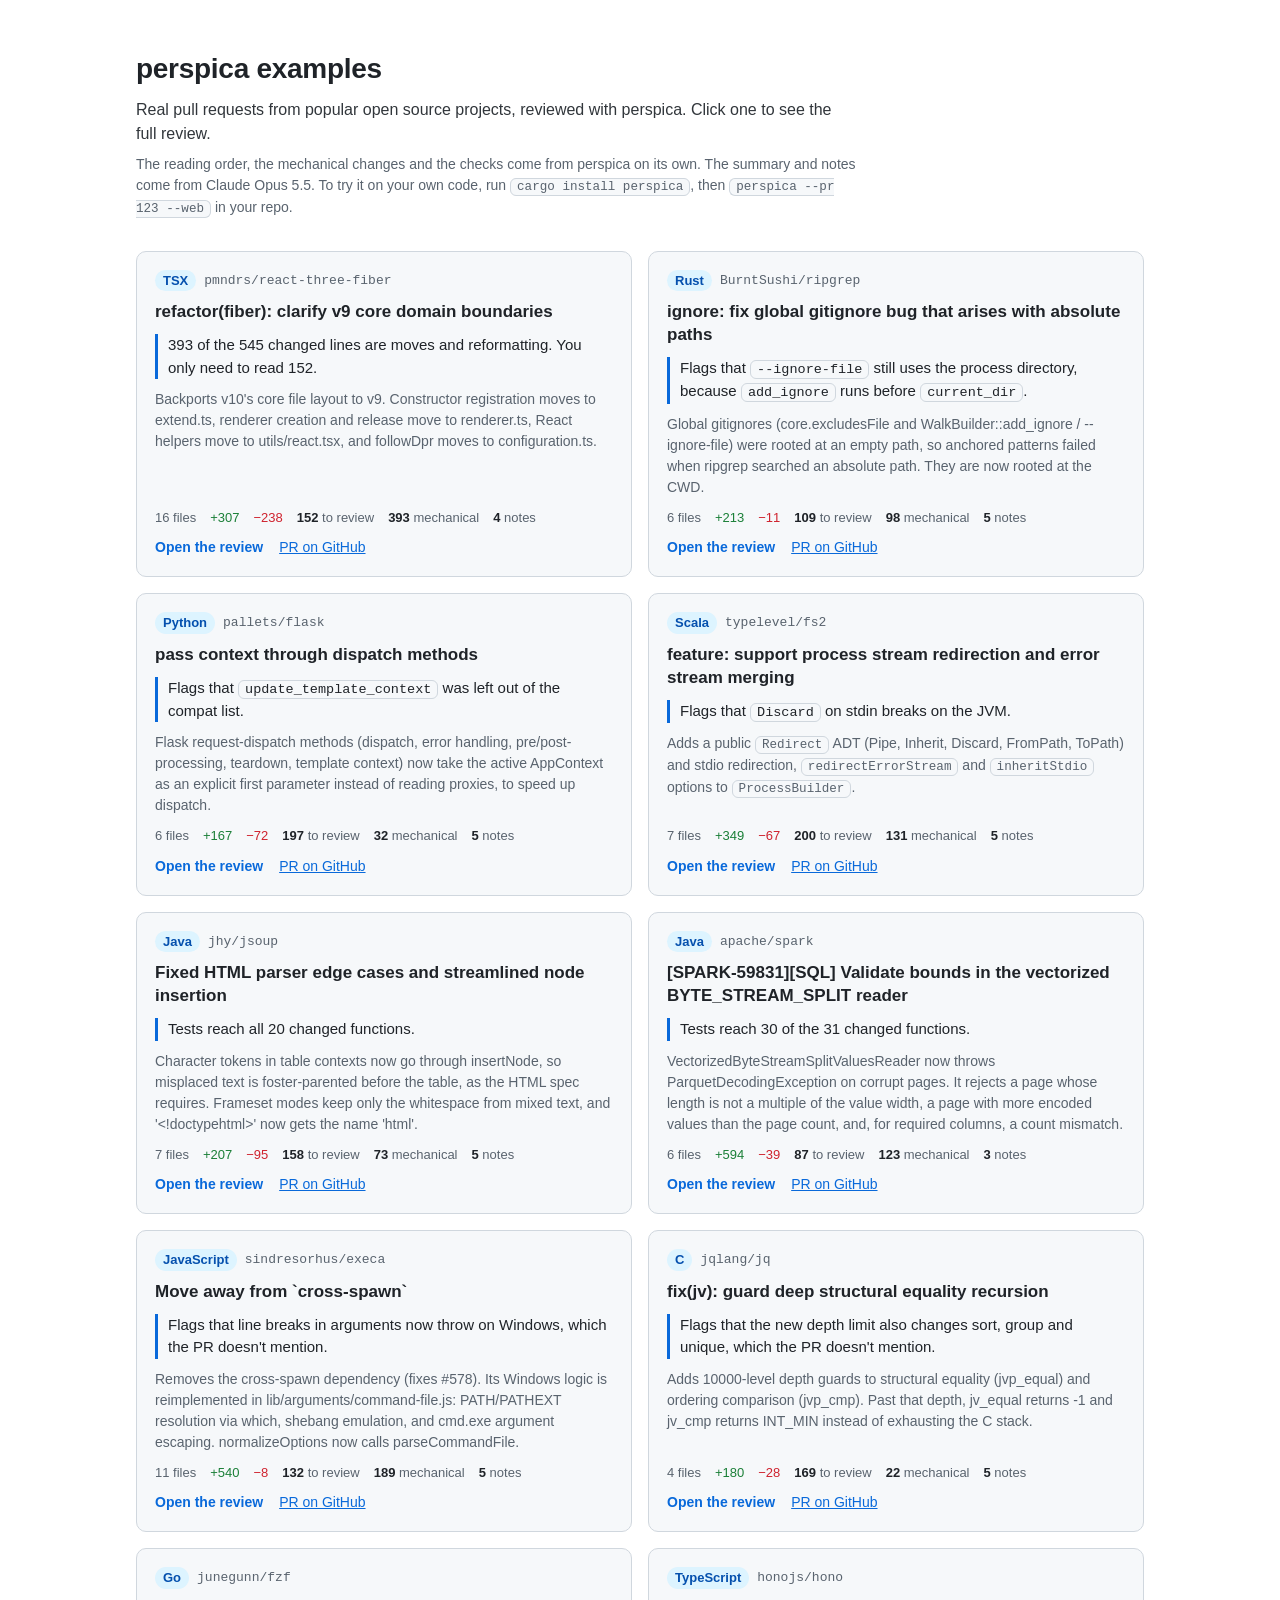
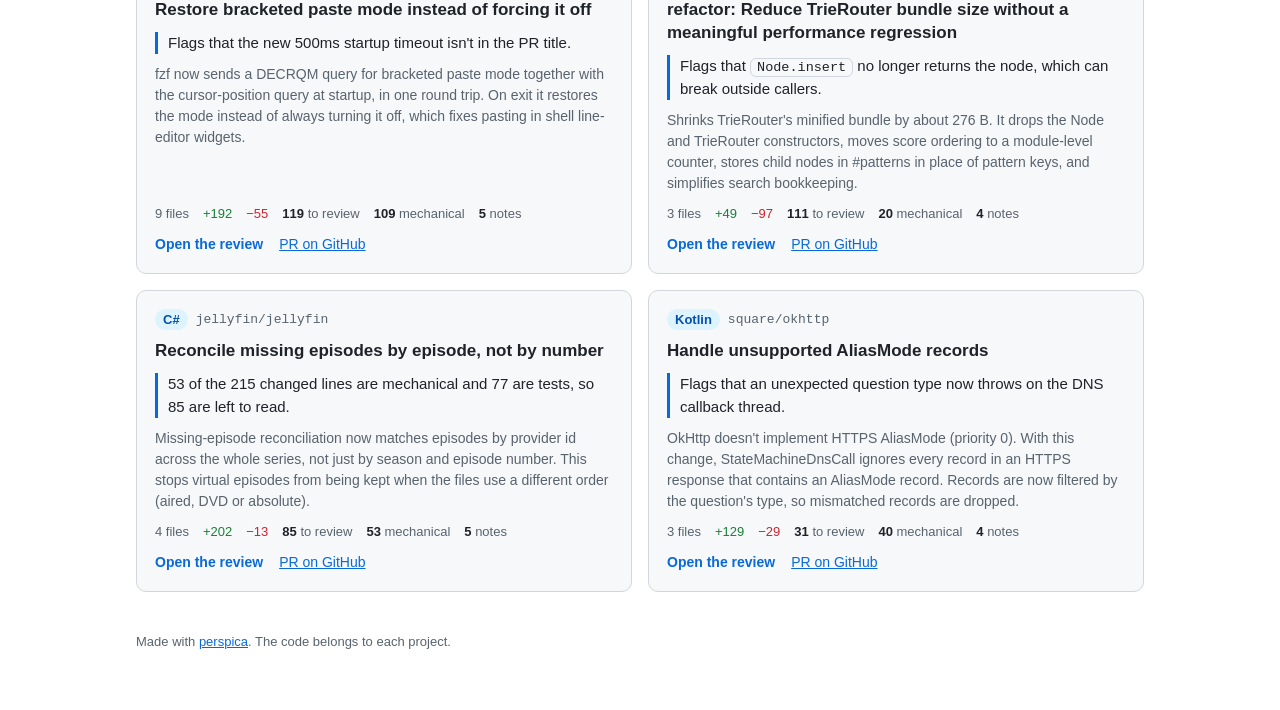
<file: index.html>
<!DOCTYPE html>
<html lang="en">
<head>
<meta charset="UTF-8">
<meta name="viewport" content="width=device-width, initial-scale=1.0">
<title>perspica examples</title>
<meta name="description" content="Real pull requests from popular open source projects, reviewed with perspica.">
<link rel="icon" href="data:image/svg+xml,%3Csvg xmlns='http://www.w3.org/2000/svg' viewBox='0 0 32 32'%3E%3Cg fill='none' stroke-linecap='round' transform='translate(1.4 -1)'%3E%3Cpath stroke='%2357606a' stroke-width='2.8' d='M7.6 13.8V28.4'/%3E%3Ccircle stroke='%2357606a' stroke-width='2.8' cx='15.2' cy='13.8' r='7.6'/%3E%3Cpath stroke='%2358a6ff' stroke-width='3' d='M11.3 13.8h7.8'/%3E%3C/g%3E%3C/svg%3E">
<style>
:root {
    color-scheme: light;
    --bg-0: #ffffff; --bg-1: #f6f8fa; --border: #d0d7de;
    --text-0: #1f2328; --text-1: #31363b; --text-2: #59636e;
    --accent: #0969da; --add: #1a7f37; --del: #cf222e; --chip: #ddf4ff; --chip-fg: #0550ae;
    --font: -apple-system, BlinkMacSystemFont, "Segoe UI", "Noto Sans", Helvetica, Arial, sans-serif;
    --mono: ui-monospace, SFMono-Regular, "SF Mono", Menlo, Consolas, monospace;
}
@media (prefers-color-scheme: dark) {
    :root {
        color-scheme: dark;
        --bg-0: #0d1117; --bg-1: #161b22; --border: #30363d;
        --text-0: #e6edf3; --text-1: #c9d1d9; --text-2: #8b949e;
        --accent: #58a6ff; --add: #56d364; --del: #f85149; --chip: #1f6feb26; --chip-fg: #79c0ff;
    }
}
* { box-sizing: border-box; }
body { margin: 0; background: var(--bg-0); color: var(--text-0); font-family: var(--font); line-height: 1.5; }
main { max-width: 1040px; margin: 0 auto; padding: 48px 16px 64px; }
header h1 { font-size: 28px; margin: 0 0 8px; letter-spacing: -0.01em; }
header h1 a { color: inherit; text-decoration: none; }
header p { margin: 0 0 8px; color: var(--text-1); max-width: 720px; }
header .small { color: var(--text-2); font-size: 14px; }
code { font-family: var(--mono); font-size: 0.9em; background: var(--bg-1); border: 1px solid var(--border); padding: 1px 6px; border-radius: 6px; }
a { color: var(--accent); }
.grid { display: grid; grid-template-columns: repeat(auto-fill, minmax(min(100%, 460px), 1fr)); gap: 16px; margin-top: 32px; }
.card { display: flex; flex-direction: column; gap: 10px; padding: 18px; background: var(--bg-1); border: 1px solid var(--border); border-radius: 10px; }
.meta { display: flex; gap: 8px; align-items: center; font-size: 13px; color: var(--text-2); min-width: 0; }
.lang { background: var(--chip); color: var(--chip-fg); font-weight: 600; padding: 1px 8px; border-radius: 999px; flex: none; }
.repo { font-family: var(--mono); overflow: hidden; text-overflow: ellipsis; white-space: nowrap; }
.card h2 { font-size: 17px; margin: 0; line-height: 1.35; }
.card h2 a { color: var(--text-0); text-decoration: none; }
.card h2 a:hover { color: var(--accent); }
.hook { margin: 0; color: var(--text-0); font-size: 15px; font-weight: 500; padding-left: 10px; border-left: 3px solid var(--accent); }
.summary { margin: 0; color: var(--text-2); font-size: 14px; flex: 1; }
.stats { display: flex; flex-wrap: wrap; gap: 4px 14px; font-size: 13px; color: var(--text-2); }
.stats b { color: var(--text-0); font-weight: 600; }
.add { color: var(--add); } .del { color: var(--del); }
.links { display: flex; gap: 16px; font-size: 14px; }
.links .open { font-weight: 600; text-decoration: none; }
.links a:hover { text-decoration: underline; }
footer { margin-top: 40px; color: var(--text-2); font-size: 13px; }
</style>
</head>
<body>
<main>
  <header>
    <h1><a href="https://github.com/sshah03/perspica">perspica</a> examples</h1>
    <p>Real pull requests from popular open source projects, reviewed with perspica. Click one to see the full review.</p>
    <p class="small">The reading order, the mechanical changes and the checks come from perspica on its own. The summary and notes come from Claude Opus 5.5. To try it on your own code, run <code>cargo install perspica</code>, then <code>perspica --pr 123 --web</code> in your repo.</p>
  </header>
  <section class="grid">
      <article class="card">
        <div class="meta"><span class="lang">TSX</span><span class="repo">pmndrs/react-three-fiber</span></div>
        <h2><a href="examples/react-three-fiber-4008.html">refactor(fiber): clarify v9 core domain boundaries</a></h2>
        <p class="hook">393 of the 545 changed lines are moves and reformatting. You only need to read 152.</p>
        <p class="summary">Backports v10&#x27;s core file layout to v9. Constructor registration moves to extend.ts, renderer creation and release move to renderer.ts, React helpers move to utils/react.tsx, and followDpr moves to configuration.ts.</p>
        <div class="stats">
          <span>16 files</span><span class="add">+307</span><span class="del">−238</span>
          <span><b>152</b> to review</span><span><b>393</b> mechanical</span><span><b>4</b> notes</span>
        </div>
        <div class="links"><a class="open" href="examples/react-three-fiber-4008.html">Open the review</a><a class="gh" href="https://github.com/pmndrs/react-three-fiber/pull/4008">PR on GitHub</a></div>
      </article>
      <article class="card">
        <div class="meta"><span class="lang">Rust</span><span class="repo">BurntSushi/ripgrep</span></div>
        <h2><a href="examples/ripgrep-3189.html">ignore: fix global gitignore bug that arises with absolute paths</a></h2>
        <p class="hook">Flags that <code>--ignore-file</code> still uses the process directory, because <code>add_ignore</code> runs before <code>current_dir</code>.</p>
        <p class="summary">Global gitignores (core.excludesFile and WalkBuilder::add_ignore / --ignore-file) were rooted at an empty path, so anchored patterns failed when ripgrep searched an absolute path. They are now rooted at the CWD.</p>
        <div class="stats">
          <span>6 files</span><span class="add">+213</span><span class="del">−11</span>
          <span><b>109</b> to review</span><span><b>98</b> mechanical</span><span><b>5</b> notes</span>
        </div>
        <div class="links"><a class="open" href="examples/ripgrep-3189.html">Open the review</a><a class="gh" href="https://github.com/BurntSushi/ripgrep/pull/3189">PR on GitHub</a></div>
      </article>
      <article class="card">
        <div class="meta"><span class="lang">Python</span><span class="repo">pallets/flask</span></div>
        <h2><a href="examples/flask-5818.html">pass context through dispatch methods</a></h2>
        <p class="hook">Flags that <code>update_template_context</code> was left out of the compat list.</p>
        <p class="summary">Flask request-dispatch methods (dispatch, error handling, pre/post-processing, teardown, template context) now take the active AppContext as an explicit first parameter instead of reading proxies, to speed up dispatch.</p>
        <div class="stats">
          <span>6 files</span><span class="add">+167</span><span class="del">−72</span>
          <span><b>197</b> to review</span><span><b>32</b> mechanical</span><span><b>5</b> notes</span>
        </div>
        <div class="links"><a class="open" href="examples/flask-5818.html">Open the review</a><a class="gh" href="https://github.com/pallets/flask/pull/5818">PR on GitHub</a></div>
      </article>
      <article class="card">
        <div class="meta"><span class="lang">Scala</span><span class="repo">typelevel/fs2</span></div>
        <h2><a href="examples/fs2-3681.html">feature: support process stream redirection and error stream merging </a></h2>
        <p class="hook">Flags that <code>Discard</code> on stdin breaks on the JVM.</p>
        <p class="summary">Adds a public <code>Redirect</code> ADT (Pipe, Inherit, Discard, FromPath, ToPath) and stdio redirection, <code>redirectErrorStream</code> and <code>inheritStdio</code> options to <code>ProcessBuilder</code>.</p>
        <div class="stats">
          <span>7 files</span><span class="add">+349</span><span class="del">−67</span>
          <span><b>200</b> to review</span><span><b>131</b> mechanical</span><span><b>5</b> notes</span>
        </div>
        <div class="links"><a class="open" href="examples/fs2-3681.html">Open the review</a><a class="gh" href="https://github.com/typelevel/fs2/pull/3681">PR on GitHub</a></div>
      </article>
      <article class="card">
        <div class="meta"><span class="lang">Java</span><span class="repo">jhy/jsoup</span></div>
        <h2><a href="examples/jsoup-2618.html">Fixed HTML parser edge cases and streamlined node insertion</a></h2>
        <p class="hook">Tests reach all 20 changed functions.</p>
        <p class="summary">Character tokens in table contexts now go through insertNode, so misplaced text is foster-parented before the table, as the HTML spec requires. Frameset modes keep only the whitespace from mixed text, and &#x27;&lt;!doctypehtml&gt;&#x27; now gets the name &#x27;html&#x27;.</p>
        <div class="stats">
          <span>7 files</span><span class="add">+207</span><span class="del">−95</span>
          <span><b>158</b> to review</span><span><b>73</b> mechanical</span><span><b>5</b> notes</span>
        </div>
        <div class="links"><a class="open" href="examples/jsoup-2618.html">Open the review</a><a class="gh" href="https://github.com/jhy/jsoup/pull/2618">PR on GitHub</a></div>
      </article>
      <article class="card">
        <div class="meta"><span class="lang">Java</span><span class="repo">apache/spark</span></div>
        <h2><a href="examples/spark-59118.html">[SPARK-59831][SQL] Validate bounds in the vectorized BYTE_STREAM_SPLIT reader</a></h2>
        <p class="hook">Tests reach 30 of the 31 changed functions.</p>
        <p class="summary">VectorizedByteStreamSplitValuesReader now throws ParquetDecodingException on corrupt pages. It rejects a page whose length is not a multiple of the value width, a page with more encoded values than the page count, and, for required columns, a count mismatch.</p>
        <div class="stats">
          <span>6 files</span><span class="add">+594</span><span class="del">−39</span>
          <span><b>87</b> to review</span><span><b>123</b> mechanical</span><span><b>3</b> notes</span>
        </div>
        <div class="links"><a class="open" href="examples/spark-59118.html">Open the review</a><a class="gh" href="https://github.com/apache/spark/pull/59118">PR on GitHub</a></div>
      </article>
      <article class="card">
        <div class="meta"><span class="lang">JavaScript</span><span class="repo">sindresorhus/execa</span></div>
        <h2><a href="examples/execa-1251.html">Move away from `cross-spawn`</a></h2>
        <p class="hook">Flags that line breaks in arguments now throw on Windows, which the PR doesn't mention.</p>
        <p class="summary">Removes the cross-spawn dependency (fixes #578). Its Windows logic is reimplemented in lib/arguments/command-file.js: PATH/PATHEXT resolution via which, shebang emulation, and cmd.exe argument escaping. normalizeOptions now calls parseCommandFile.</p>
        <div class="stats">
          <span>11 files</span><span class="add">+540</span><span class="del">−8</span>
          <span><b>132</b> to review</span><span><b>189</b> mechanical</span><span><b>5</b> notes</span>
        </div>
        <div class="links"><a class="open" href="examples/execa-1251.html">Open the review</a><a class="gh" href="https://github.com/sindresorhus/execa/pull/1251">PR on GitHub</a></div>
      </article>
      <article class="card">
        <div class="meta"><span class="lang">C</span><span class="repo">jqlang/jq</span></div>
        <h2><a href="examples/jq-3539.html">fix(jv): guard deep structural equality recursion</a></h2>
        <p class="hook">Flags that the new depth limit also changes sort, group and unique, which the PR doesn't mention.</p>
        <p class="summary">Adds 10000-level depth guards to structural equality (jvp_equal) and ordering comparison (jvp_cmp). Past that depth, jv_equal returns -1 and jv_cmp returns INT_MIN instead of exhausting the C stack.</p>
        <div class="stats">
          <span>4 files</span><span class="add">+180</span><span class="del">−28</span>
          <span><b>169</b> to review</span><span><b>22</b> mechanical</span><span><b>5</b> notes</span>
        </div>
        <div class="links"><a class="open" href="examples/jq-3539.html">Open the review</a><a class="gh" href="https://github.com/jqlang/jq/pull/3539">PR on GitHub</a></div>
      </article>
      <article class="card">
        <div class="meta"><span class="lang">Go</span><span class="repo">junegunn/fzf</span></div>
        <h2><a href="examples/fzf-4891.html">Restore bracketed paste mode instead of forcing it off</a></h2>
        <p class="hook">Flags that the new 500ms startup timeout isn't in the PR title.</p>
        <p class="summary">fzf now sends a DECRQM query for bracketed paste mode together with the cursor-position query at startup, in one round trip. On exit it restores the mode instead of always turning it off, which fixes pasting in shell line-editor widgets.</p>
        <div class="stats">
          <span>9 files</span><span class="add">+192</span><span class="del">−55</span>
          <span><b>119</b> to review</span><span><b>109</b> mechanical</span><span><b>5</b> notes</span>
        </div>
        <div class="links"><a class="open" href="examples/fzf-4891.html">Open the review</a><a class="gh" href="https://github.com/junegunn/fzf/pull/4891">PR on GitHub</a></div>
      </article>
      <article class="card">
        <div class="meta"><span class="lang">TypeScript</span><span class="repo">honojs/hono</span></div>
        <h2><a href="examples/hono-5237.html">refactor: Reduce TrieRouter bundle size without a meaningful performance regression</a></h2>
        <p class="hook">Flags that <code>Node.insert</code> no longer returns the node, which can break outside callers.</p>
        <p class="summary">Shrinks TrieRouter&#x27;s minified bundle by about 276 B. It drops the Node and TrieRouter constructors, moves score ordering to a module-level counter, stores child nodes in #patterns in place of pattern keys, and simplifies search bookkeeping.</p>
        <div class="stats">
          <span>3 files</span><span class="add">+49</span><span class="del">−97</span>
          <span><b>111</b> to review</span><span><b>20</b> mechanical</span><span><b>4</b> notes</span>
        </div>
        <div class="links"><a class="open" href="examples/hono-5237.html">Open the review</a><a class="gh" href="https://github.com/honojs/hono/pull/5237">PR on GitHub</a></div>
      </article>
      <article class="card">
        <div class="meta"><span class="lang">C#</span><span class="repo">jellyfin/jellyfin</span></div>
        <h2><a href="examples/jellyfin-18090.html">Reconcile missing episodes by episode, not by number</a></h2>
        <p class="hook">53 of the 215 changed lines are mechanical and 77 are tests, so 85 are left to read.</p>
        <p class="summary">Missing-episode reconciliation now matches episodes by provider id across the whole series, not just by season and episode number. This stops virtual episodes from being kept when the files use a different order (aired, DVD or absolute).</p>
        <div class="stats">
          <span>4 files</span><span class="add">+202</span><span class="del">−13</span>
          <span><b>85</b> to review</span><span><b>53</b> mechanical</span><span><b>5</b> notes</span>
        </div>
        <div class="links"><a class="open" href="examples/jellyfin-18090.html">Open the review</a><a class="gh" href="https://github.com/jellyfin/jellyfin/pull/18090">PR on GitHub</a></div>
      </article>
      <article class="card">
        <div class="meta"><span class="lang">Kotlin</span><span class="repo">square/okhttp</span></div>
        <h2><a href="examples/okhttp-9656.html">Handle unsupported AliasMode records</a></h2>
        <p class="hook">Flags that an unexpected question type now throws on the DNS callback thread.</p>
        <p class="summary">OkHttp doesn&#x27;t implement HTTPS AliasMode (priority 0). With this change, StateMachineDnsCall ignores every record in an HTTPS response that contains an AliasMode record. Records are now filtered by the question&#x27;s type, so mismatched records are dropped.</p>
        <div class="stats">
          <span>3 files</span><span class="add">+129</span><span class="del">−29</span>
          <span><b>31</b> to review</span><span><b>40</b> mechanical</span><span><b>4</b> notes</span>
        </div>
        <div class="links"><a class="open" href="examples/okhttp-9656.html">Open the review</a><a class="gh" href="https://github.com/square/okhttp/pull/9656">PR on GitHub</a></div>
      </article>
  </section>
  <footer>Made with <a href="https://github.com/sshah03/perspica">perspica</a>. The code belongs to each project.</footer>
</main>
</body>
</html>
</file>
